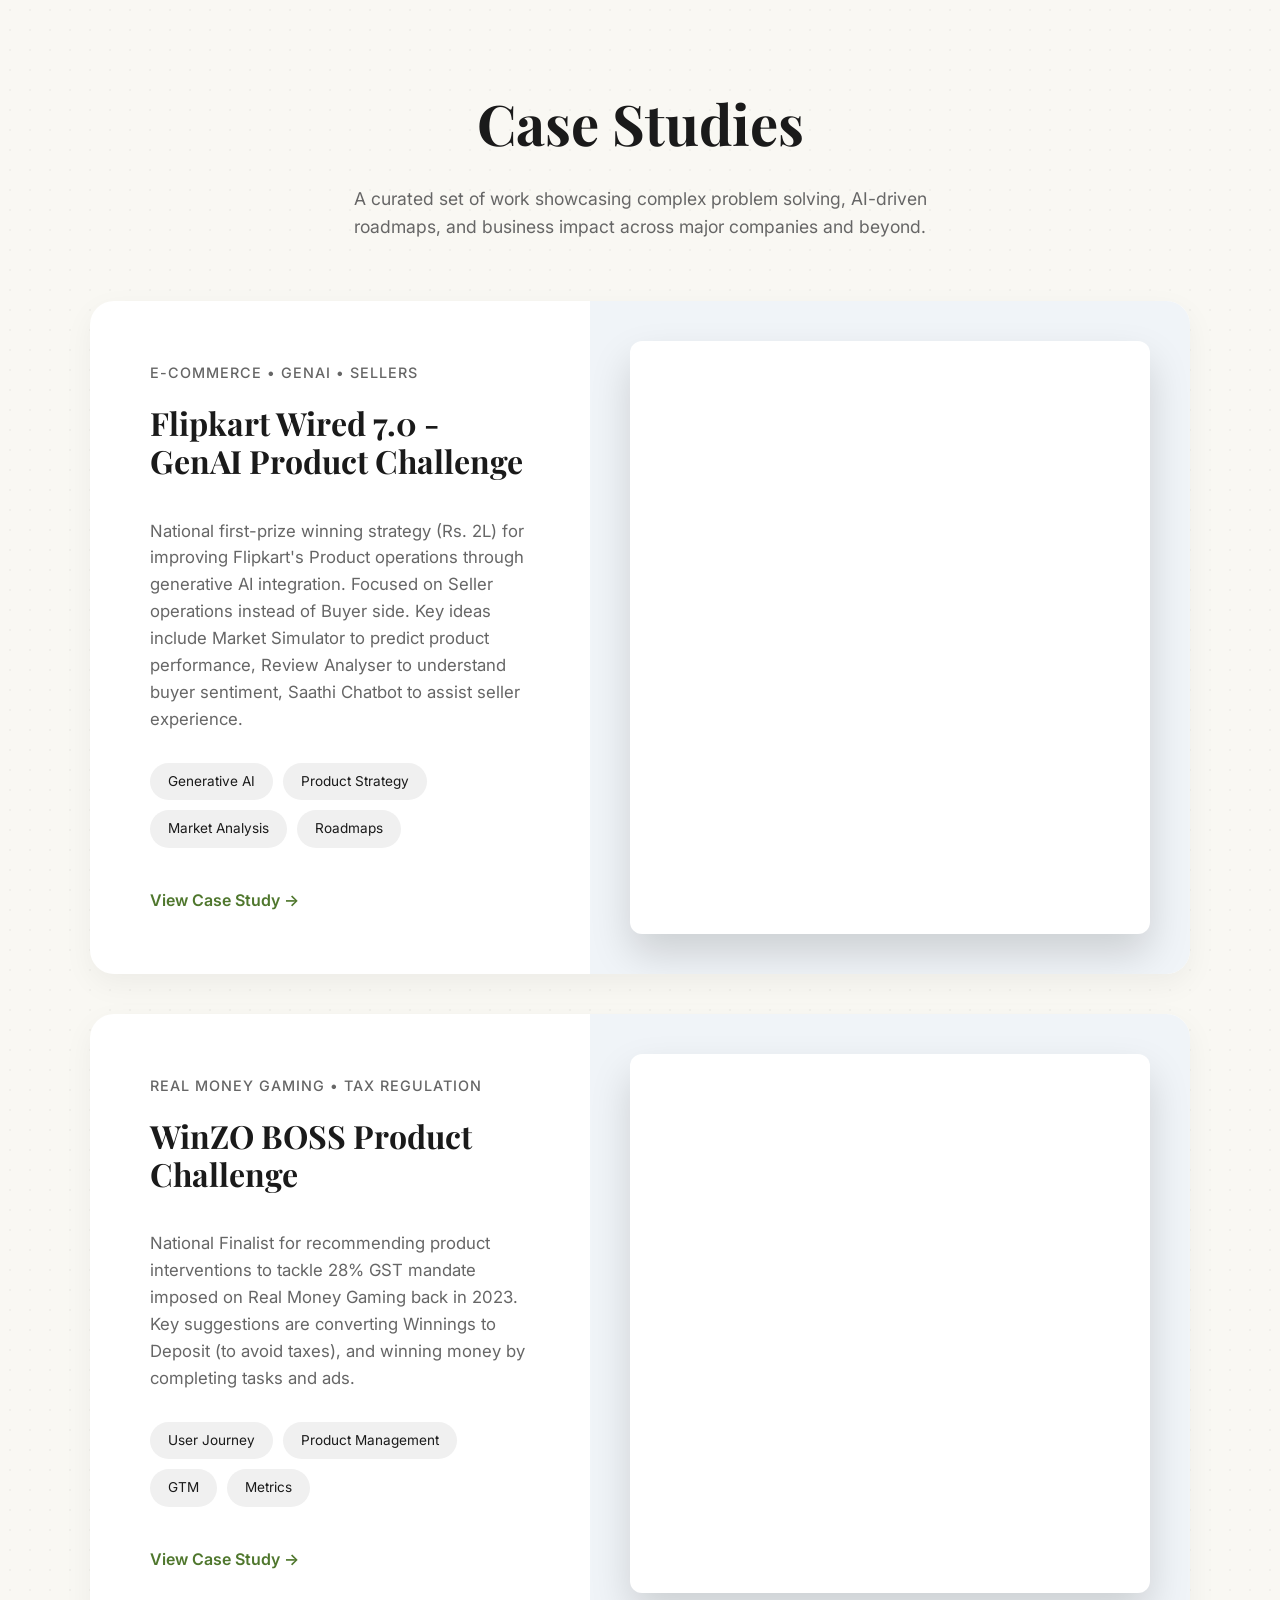
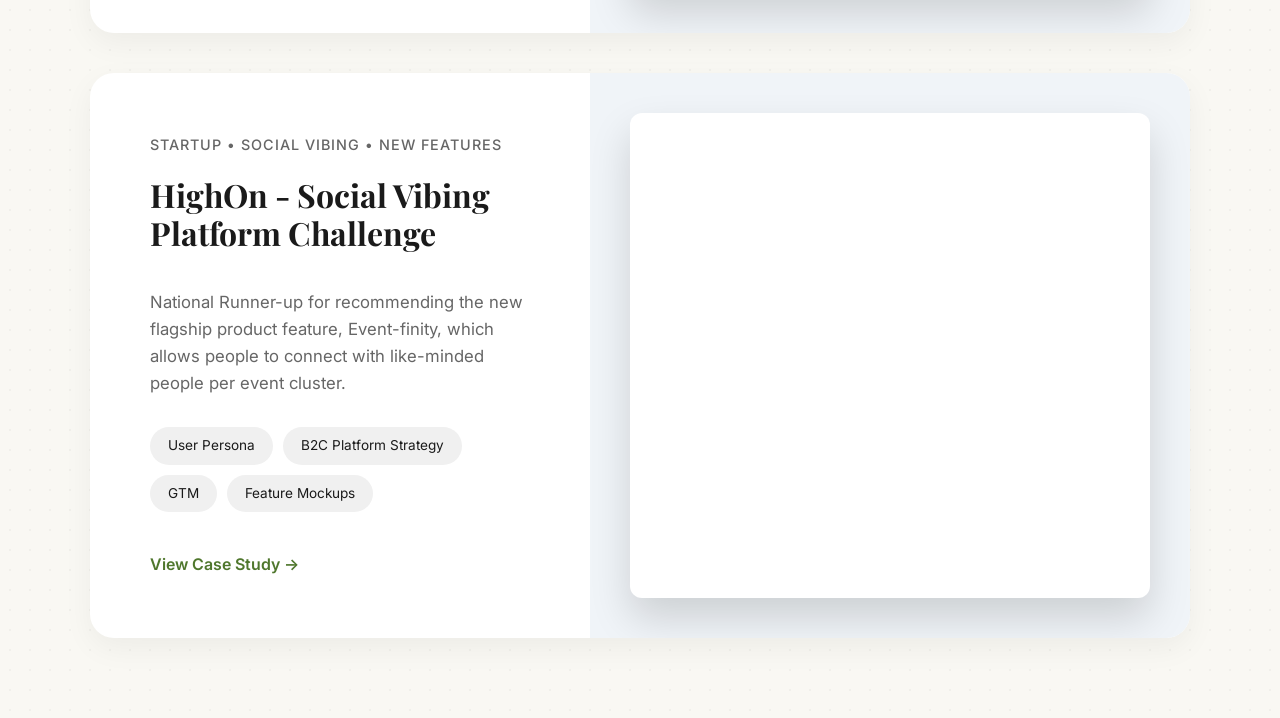
<file: portfolio.html>
<!DOCTYPE html>
<html lang="en">
<head>
    <meta charset="UTF-8">
    <meta name="viewport" content="width=device-width, initial-scale=1.0">
    <title>Vignesh Hariharan K | Portfolio</title>
    <!-- Modern Serif and Sans-Serif Fonts -->
    <link href="https://fonts.googleapis.com/css2?family=Inter:wght@400;500;600&family=Playfair+Display:wght@700&display=swap" rel="stylesheet">
    <style>
        :root {
            --bg-color: #f9f8f3; /* Subtle beige background */
            --card-bg: #ffffff;
            --text-main: #1a1a1a;
            --text-muted: #666666;
            --accent-green: #4f772d;
            --tag-bg: #f0f0f0;
            --grid-line: rgba(0, 0, 0, 0.03);
        }

        body {
            font-family: 'Inter', sans-serif;
            background-color: var(--bg-color);
            background-image: radial-gradient(var(--grid-line) 1px, transparent 1px);
            background-size: 20px 20px; /* Subtle grid pattern from inspiration */
            color: var(--text-main);
            margin: 0;
            padding: 40px 20px;
            line-height: 1.6;
        }

        .container {
            max-width: 1100px;
            margin: 0 auto;
        }

        header {
            text-align: center; /* Centers the H1 and the text within the paragraph */
            margin-bottom: 60px;
        }

        header p {
            margin-left: auto;
            margin-right: auto; /* Centers the 600px wide paragraph block on the page */
            font-size: 1.1rem;
            color: var(--text-muted);
            max-width: 600px;
        }
        header h1 {
            font-family: 'Playfair Display', serif;
            font-size: 3.5rem;
            margin-bottom: 10px;
        }

        /* Case Study Card Layout */
        .case-study-card {
            display: grid;
            grid-template-columns: 1fr 1.2fr;
            background: var(--card-bg);
            border-radius: 24px;
            overflow: hidden;
            box-shadow: 0 10px 30px rgba(0,0,0,0.05);
            margin-bottom: 40px;
            min-height: 500px;
        }

        @media (max-width: 850px) {
            .case-study-card { grid-template-columns: 1fr; }
        }

        /* Left Side: Content */
        .content-area {
            padding: 60px;
            display: flex;
            flex-direction: column;
            justify-content: center;
        }

        .category-tags {
            font-size: 0.9rem;
            font-weight: 500;
            color: var(--text-muted);
            margin-bottom: 20px;
            text-transform: uppercase;
            letter-spacing: 1px;
        }

        .case-study-card h2 {
            font-family: 'Playfair Display', serif;
            font-size: 2rem;
            margin: 0 0 20px 0;
            line-height: 1.2;
        }

        .description {
            color: var(--text-muted);
            margin-bottom: 30px;
            font-size: 1.05rem;
        }

        .pills {
            display: flex;
            flex-wrap: wrap;
            gap: 10px;
            margin-bottom: 40px;
        }

        .pill {
            background: var(--tag-bg);
            padding: 8px 18px;
            border-radius: 50px;
            font-size: 0.85rem;
            color: var(--text-main);
        }

        .cta-link {
            color: var(--accent-green);
            text-decoration: none;
            font-weight: 600;
            display: inline-flex;
            align-items: center;
            gap: 8px;
            transition: gap 0.3s;
        }

        .cta-link:hover { gap: 15px; }

        /* Right Side: PDF Preview */
        .preview-area {
            background: #f0f4f8; /* Contrast color for the preview well */
            padding: 40px;
            display: flex;
            align-items: center;
            justify-content: center;
            position: relative;
        }

        .pdf-frame {
            width: 100%;
            height: 100%;
            border-radius: 12px;
            border: none;
            box-shadow: 0 20px 40px rgba(0,0,0,0.15);
            background: white;
        }

        /* Nav Indicators */
        .nav-controls {
            display: flex;
            justify-content: center;
            align-items: center;
            gap: 20px;
            margin-top: 40px;
        }

        .nav-btn {
            background: #555;
            color: white;
            width: 45px;
            height: 45px;
            border-radius: 50%;
            display: flex;
            align-items: center;
            justify-content: center;
            text-decoration: none;
        }
    </style>
</head>
<body>

<div class="container">
    <header>
        <h1>Case Studies</h1>
        <p>A curated set of work showcasing complex problem solving, AI-driven roadmaps, and business impact across major companies and beyond.</p>
    </header>

    <!-- Case Study 1: GenAI Roadmap -->
    <section class="case-study-card">
        <div class="content-area">
            <div class="category-tags">E-Commerce • GenAI • Sellers</div>
            <h2>Flipkart Wired 7.0 - GenAI Product Challenge</h2>
            <p class="description">
                National first-prize winning strategy (Rs. 2L) for improving Flipkart's Product operations through generative AI integration. Focused on Seller operations instead of Buyer side.
                Key ideas include Market Simulator to predict product performance, Review Analyser to understand buyer sentiment, Saathi Chatbot to assist seller experience.
            </p>
            <div class="pills">
                <span class="pill">Generative AI</span>
                <span class="pill">Product Strategy</span>
                <span class="pill">Market Analysis</span>
                <span class="pill">Roadmaps</span>
            </div>
            <a href="https://docs.google.com/presentation/d/1EB_MHwadzP5eSae-4b-9W-yfeYvSdLjN/edit?usp=sharing&ouid=107728875790676893328&rtpof=true&sd=true" target="_blank" class="cta-link">View Case Study &rarr;</a>
        </div>
        <div class="preview-area">
            <!-- Embed PDF Preview -->
            <iframe src="https://drive.google.com/file/d/1pLSlkvunthuLbj7kPPsrAZKjAXrpN1tF/preview?usp=sharing" class="pdf-frame"></iframe>
        </div>
    </section>

    <!-- Case Study 2: WinZO BOSS -->
    <section class="case-study-card">
        <div class="content-area">
            <div class="category-tags">Real Money Gaming • Tax Regulation</div>
            <h2>WinZO BOSS Product Challenge</h2>
            <p class="description">
                National Finalist for recommending product interventions to tackle 28% GST mandate imposed on Real Money Gaming back in 2023. 
                Key suggestions are converting Winnings to Deposit (to avoid taxes), and winning money by completing tasks and ads.
            </p>
            <div class="pills">
                <span class="pill">User Journey</span>
                <span class="pill">Product Management</span>
                <span class="pill">GTM</span>
                <span class="pill">Metrics</span>
            </div>
            <a href="https://drive.google.com/file/d/1ZnXbvNoWjvU897_mR2qEuLgQP2TWo8FG/view?usp=sharing" target="_blank" class="cta-link">View Case Study &rarr;</a>
        </div>
        <div class="preview-area">
            <iframe src="https://drive.google.com/file/d/1ZnXbvNoWjvU897_mR2qEuLgQP2TWo8FG/preview?usp=sharing" class="pdf-frame"></iframe>
        </div>
    </section>

    <!-- Case Study 3: HighOn -->
    <section class="case-study-card">
        <div class="content-area">
            <div class="category-tags">Startup • Social Vibing • New Features</div>
            <h2>HighOn - Social Vibing Platform Challenge</h2>
            <p class="description">
                National Runner-up for recommending the new flagship product feature, Event-finity, which allows people to connect with like-minded people per event cluster.
            </p>
            <div class="pills">
                <span class="pill">User Persona</span>
                <span class="pill">B2C Platform Strategy</span>
                <span class="pill">GTM</span>
                <span class="pill">Feature Mockups</span>
            </div>
            <a href="https://drive.google.com/file/d/1WdvRRrEZXm61UIRkUKO3i8DcqWTIBmXV/view?usp=sharing" target="_blank" class="cta-link">View Case Study &rarr;</a>
        </div>
        <div class="preview-area">
            <iframe src="https://drive.google.com/file/d/1WdvRRrEZXm61UIRkUKO3i8DcqWTIBmXV/preview?usp=sharing" class="pdf-frame"></iframe>
        </div>
    </section>
    
</div>

</body>
</html>
</file>
